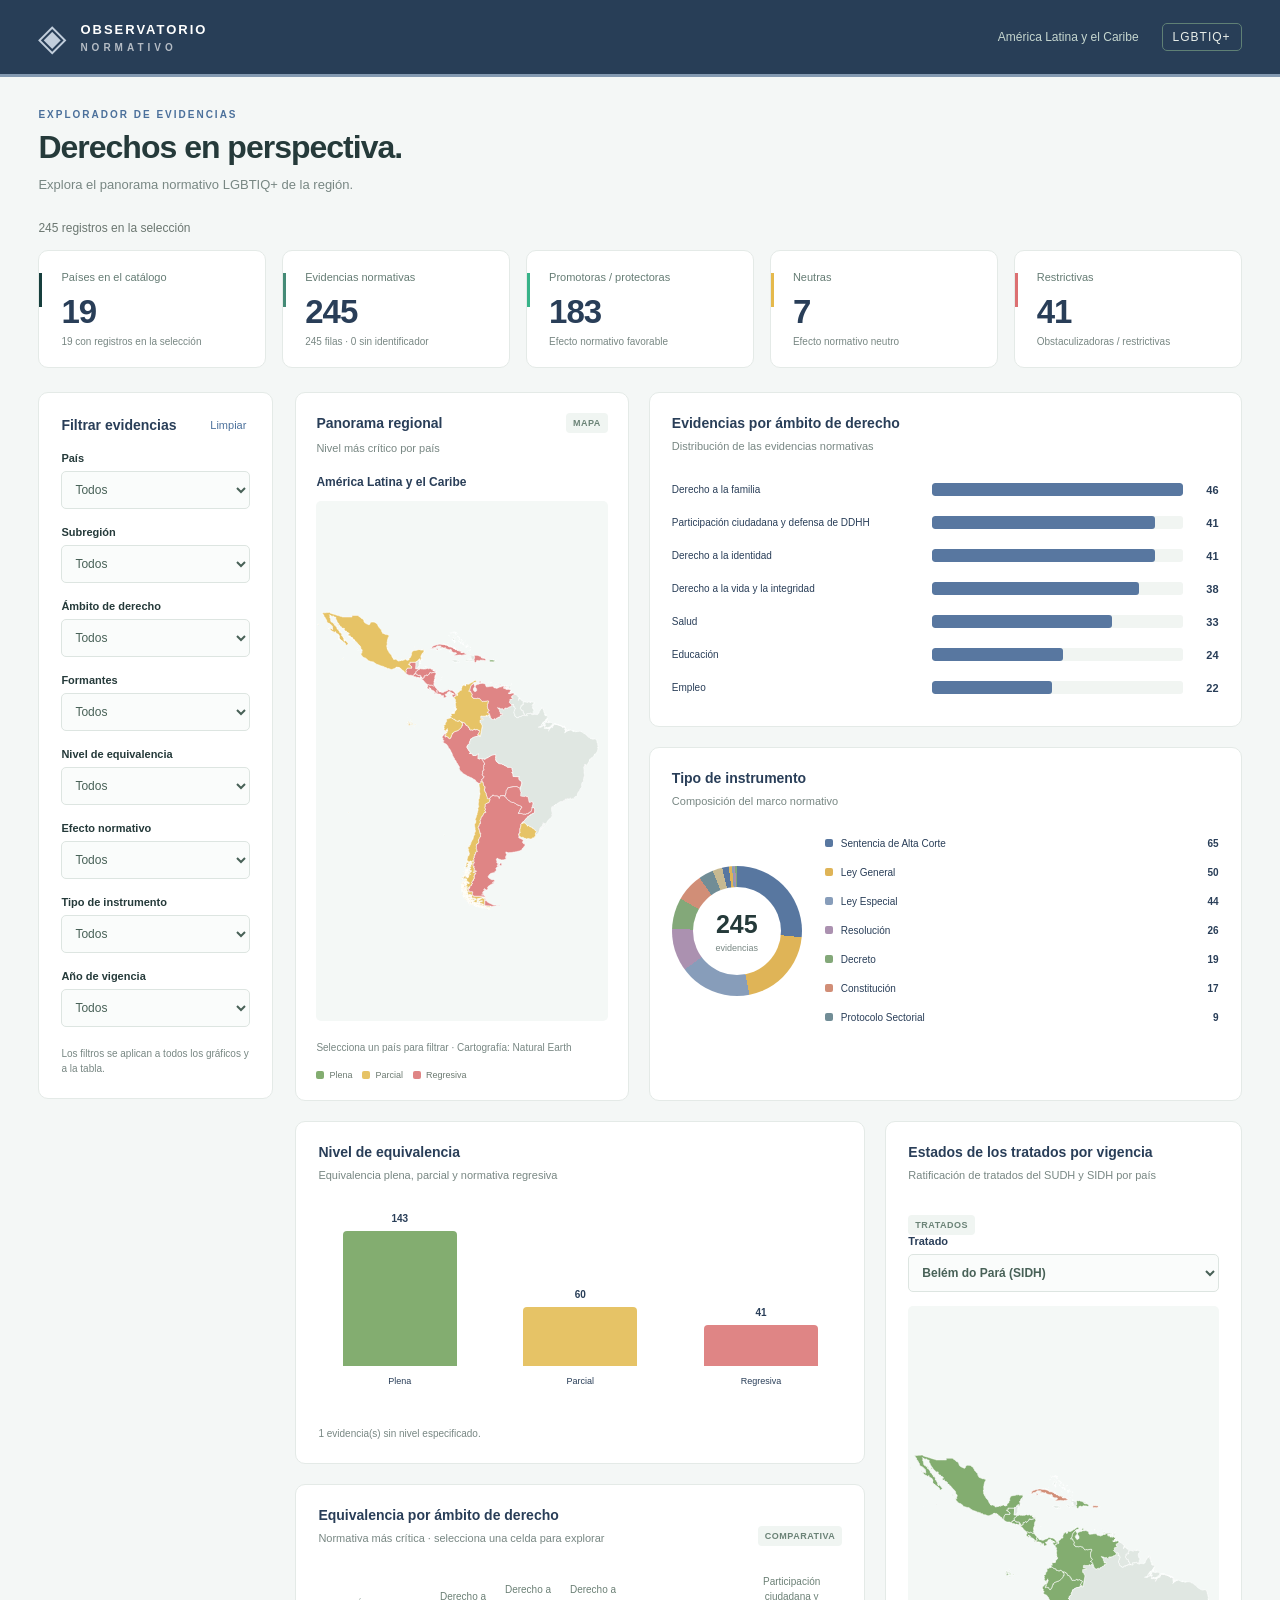
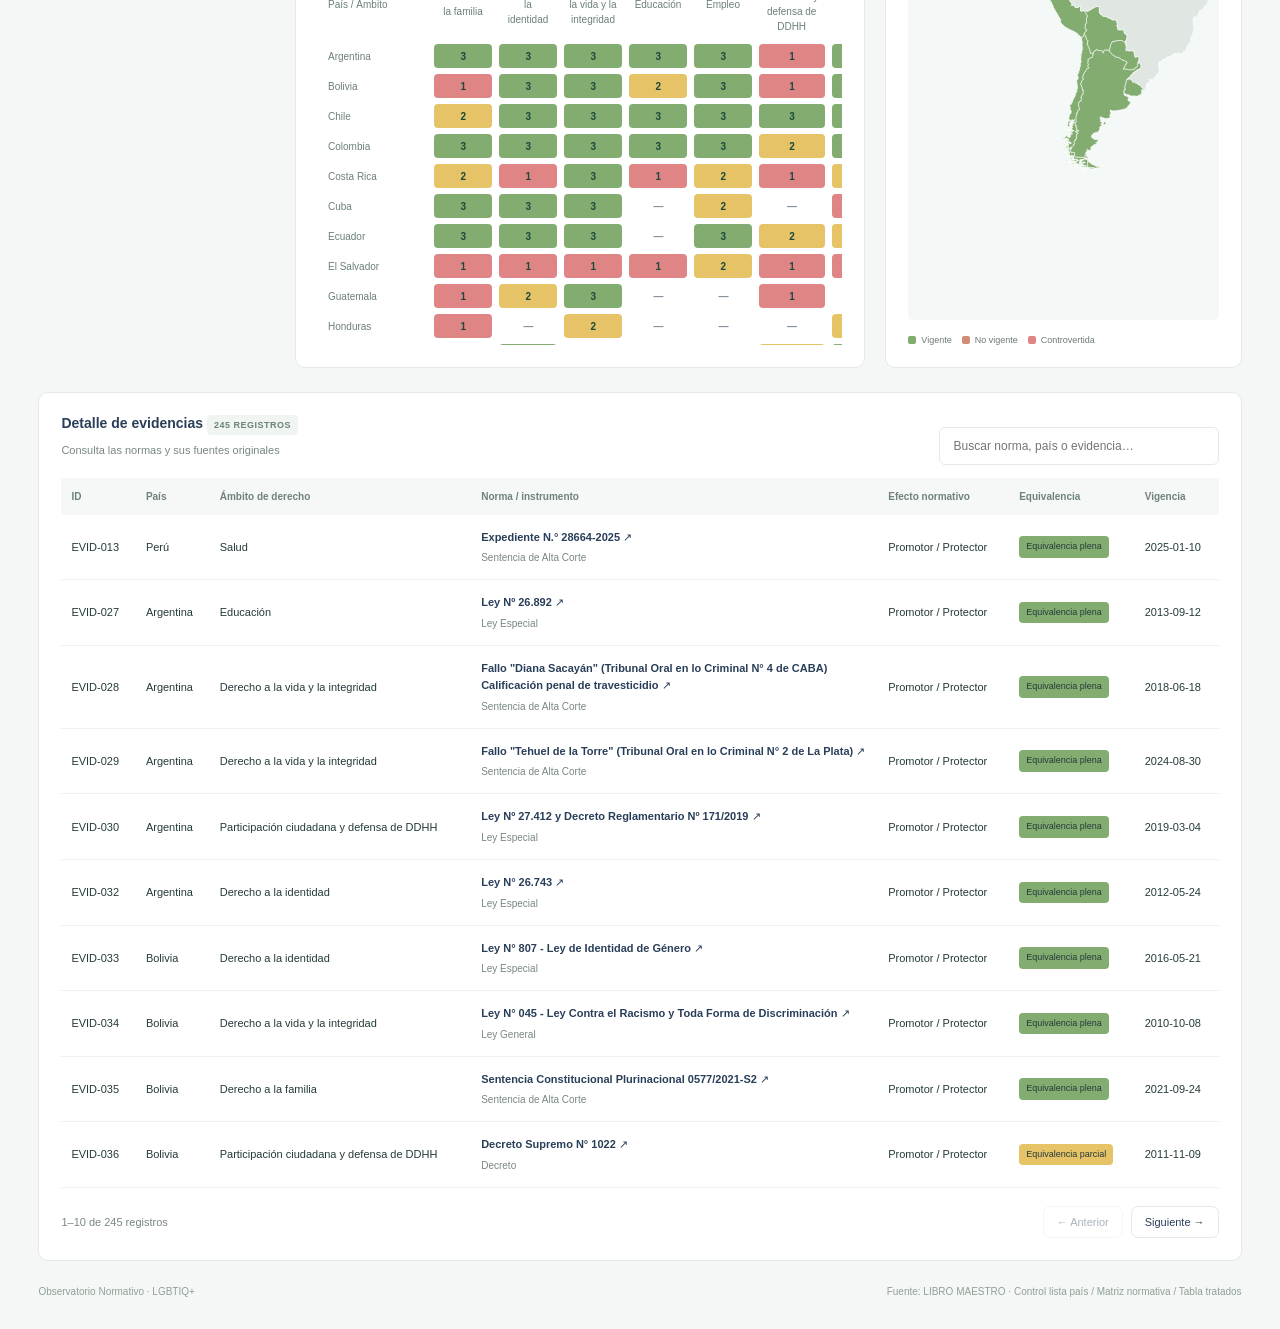
<file: index.html>
<!doctype html>
<html lang="es">
<head><meta charset="utf-8"><meta name="viewport" content="width=device-width,initial-scale=1"><title>Observatorio Normativo · LGBTIQ+</title><link rel="stylesheet" href="styles.css"><link rel="stylesheet" href="map.css"></head>
<body>
<header><div class="brand"><span class="brand-icon">◈</span><div>OBSERVATORIO <span>NORMATIVO</span></div></div><div class="header-right">América Latina y el Caribe <span class="tag">LGBTIQ+</span></div></header>
<main>
<section class="intro"><div><div class="eyebrow">EXPLORADOR DE EVIDENCIAS</div><h1>Derechos en perspectiva.</h1><p>Explora el panorama normativo LGBTIQ+ de la región.</p></div></section>
<div id="status" role="status" aria-live="polite">Cargando evidencias…</div>
<section id="metrics" class="metrics" aria-label="Indicadores"></section>
<div class="workspace">
<aside><section class="panel filters"><div class="panel-heading"><h2>Filtrar evidencias</h2><button id="reset" class="text-button">Limpiar</button></div><div id="filters"></div><p class="hint">Los filtros se aplican a todos los gráficos y a la tabla.</p></section></aside>
<div class="visuals"><div class="geography-grid">
<section class="panel map-panel"><div class="panel-heading"><h2>Panorama regional</h2><span class="small-tag">MAPA</span></div><p class="subtitle">Nivel más crítico por país</p><div id="map"></div><div class="map-legend"><span><i class="level-3"></i>Plena</span><span><i class="level-2"></i>Parcial</span><span><i class="level-1"></i>Regresiva</span></div></section>
<div class="map-companions"><section class="panel rights-panel"><h2>Evidencias por ámbito de derecho</h2><p class="subtitle">Distribución de las evidencias normativas</p><div id="rights"></div></section><section class="panel"><h2>Tipo de instrumento</h2><p class="subtitle">Composición del marco normativo</p><div id="instruments"></div></section></div></div>
<div class="equivalence-grid"><div class="equivalence-stack"><section class="panel levels-panel"><h2>Nivel de equivalencia</h2><p class="subtitle">Equivalencia plena, parcial y normativa regresiva</p><div id="levels"></div></section>
<section class="panel matrix-panel"><div class="panel-heading"><div><h2>Equivalencia por ámbito de derecho</h2><p class="subtitle">Normativa más crítica · selecciona una celda para explorar</p></div><span class="small-tag">COMPARATIVA</span></div><div id="matrix" class="scroll"></div></section></div>
<section class="panel treaty-map-panel"><div class="panel-heading"><div><h2>Estados de los tratados por vigencia</h2><p class="subtitle">Ratificación de tratados del SUDH y SIDH por país</p></div><span class="small-tag">TRATADOS</span></div><label class="treaty-select" for="treaty">Tratado<select id="treaty" aria-label="Seleccionar tratado"></select></label><div id="treaty-map"></div><div class="map-legend"><span><i class="treaty-v"></i>Vigente</span><span><i class="treaty-nv"></i>No vigente</span><span><i class="treaty-c"></i>Controvertida</span></div></section></div></div></div>
<section class="panel detail-panel"><div class="panel-heading"><div><h2>Detalle de evidencias <span id="total" class="small-tag"></span></h2><p class="subtitle">Consulta las normas y sus fuentes originales</p></div><input id="search" type="search" placeholder="Buscar norma, país o evidencia…" aria-label="Buscar evidencias"></div><div id="table" class="scroll"></div><div class="pagination"><span id="page-info"></span><div><button id="prev" aria-label="Página anterior">← Anterior</button><button id="next" aria-label="Página siguiente">Siguiente →</button></div></div></section>
<footer><span>Observatorio Normativo · LGBTIQ+</span><span>Fuente: LIBRO MAESTRO · Control lista país / Matriz normativa / Tabla tratados</span></footer>
</main><dialog id="detail"><button id="close-dialog" aria-label="Cerrar detalle">✕</button><div id="detail-content"></div></dialog><script type="module" src="app.js"></script>
</body></html>
</file>
<file: styles.css>
:root{font-family:Inter,"Segoe UI",sans-serif;color:#253a3a;background:#f4f7f6;font-synthesis:none;--ink:#163f3d;--accent:#187b6b;--muted:#788783;--line:#e4eae7;--green:#38b389;--yellow:#e5b94c;--red:#dc7072;--gray:#b6bfbe}*{box-sizing:border-box}body{margin:0}button,input,select{font:inherit}button{cursor:pointer}button:focus-visible,a:focus-visible,select:focus-visible,input:focus-visible{outline:3px solid #d4a333;outline-offset:3px}button{border:1px solid var(--line);background:white;border-radius:7px;padding:9px 13px;color:var(--ink)}button:hover{background:#eef6f2}button:disabled{opacity:.4;cursor:default}header{height:77px;padding:0 3%;background:#123e3b;color:white;display:flex;align-items:center;justify-content:space-between;border-bottom:3px solid #69b69a}.brand{display:flex;align-items:center;gap:12px;font-size:13px;letter-spacing:2px;font-weight:700}.brand span:not(.brand-icon){display:block;font-size:10px;letter-spacing:4px;opacity:.65;margin-top:5px}.brand-icon{font-size:37px;color:#a6d9bd}.header-right{display:flex;gap:23px;align-items:center;font-size:12px;color:#c5d6cf}.tag{border:1px solid #5f8075;border-radius:5px;padding:6px 10px;color:#e8eee9;letter-spacing:1px}main{max-width:1800px;margin:auto;padding:32px 3%}.intro{display:flex;justify-content:space-between;align-items:center;margin-bottom:26px}.eyebrow{font-size:10px;color:var(--accent);font-weight:700;letter-spacing:2px}h1{font-size:32px;font-weight:600;letter-spacing:-1px;margin:9px 0}p{line-height:1.5}.intro p{font-size:13px;color:var(--muted);margin:0}.primary{background:var(--ink);color:white;padding:12px 18px}.primary:hover{background:#205650}#status{font-size:12px;color:#6b7771;margin:0 0 15px}.metrics{display:grid;grid-template-columns:repeat(5,1fr);gap:16px;margin-bottom:24px}.metric{background:white;border:1px solid var(--line);border-radius:10px;padding:20px 22px;position:relative;overflow:hidden}.metric:before{content:'';position:absolute;left:0;top:22px;height:34px;width:3px;background:var(--metric-color,var(--ink))}.metric-label{font-size:11px;color:#657c74}.metric-value{font-size:33px;font-weight:650;color:var(--ink);margin:10px 0 5px;letter-spacing:-1px}.metric-note{font-size:10px;color:var(--muted)}.workspace{display:grid;grid-template-columns:285px minmax(0,1fr);gap:22px}aside{display:flex;flex-direction:column;gap:20px}.panel{background:white;border:1px solid var(--line);border-radius:10px;padding:22px;min-width:0}.panel-heading{display:flex;justify-content:space-between;align-items:center;gap:12px}h2{font-size:14px;font-weight:650;margin:0;color:var(--ink)}.subtitle{font-size:11px;color:var(--muted);margin:7px 0 19px}.text-button{border:0;color:var(--accent);padding:4px;font-size:11px;background:none}.filters label{display:block;font-size:11px;font-weight:550;margin:17px 0 7px}.filters select{width:100%;padding:10px 9px;background:#fafcfb;border:1px solid #dde5e1;border-radius:5px;font-size:12px;color:#486157}.hint{font-size:10px;color:var(--muted);margin:19px 0 0}.small-tag{display:inline-block;background:#f0f5f2;padding:5px 7px;border-radius:4px;font-size:9px;font-weight:600;color:#6b8377;letter-spacing:.5px;white-space:nowrap}.visuals{min-width:0}.chart-grid{display:grid;grid-template-columns:1fr 1fr;gap:20px;margin-top:20px}.scroll{overflow:auto}.matrix-panel .scroll{max-height:380px}.matrix{border-collapse:separate;border-spacing:5px 4px;width:100%;font-size:11px}.matrix th{font-weight:500;font-size:10px;min-width:70px;max-width:110px;line-height:1.5;color:#6c8076;padding:5px}.matrix th:first-child{text-align:left;min-width:125px;position:sticky;left:0;background:white;z-index:1}.matrix thead th{position:sticky;top:0;background:white;z-index:2}.matrix td{text-align:center}.matrix button{width:100%;border:0;border-radius:4px;padding:4px;min-height:24px;font-size:10px;color:#1b493c;font-weight:600}.level-3{background:#82d0ae!important}.level-2{background:#edd28a!important}.level-1{background:#eba1a2!important}.level-0{background:#bdc6c3!important}.no-data{background:#f0f3f1!important;color:#a4afaa!important}.bar-row{display:grid;grid-template-columns:155px 1fr 25px;gap:10px;align-items:center;width:100%;border:0;padding:9px 0;font-size:10px;text-align:left}.bar-row span:first-child{line-height:1.5}.bar-track{height:13px;background:#f1f5f2;border-radius:3px;overflow:hidden}.bar-fill{height:100%;background:#428e79;border-radius:3px}.bar-row b{text-align:right;font-size:11px}.columns{height:204px;display:flex;gap:18px;align-items:stretch;padding-top:10px}.column{display:flex;flex-direction:column;align-items:center;justify-content:flex-end;flex:1;border:0;padding:0;font-size:10px;background:transparent}.column b{margin-bottom:7px}.column .pillar{width:70%;min-height:2px;border-radius:4px 4px 0 0}.column .label{height:32px;margin-top:9px;font-size:9px;line-height:1.5}.donut-wrap{display:flex;align-items:center;gap:23px;min-height:180px}.donut{width:130px;height:130px;flex-shrink:0;border-radius:50%;position:relative;display:grid;place-items:center}.donut:before{content:'';position:absolute;inset:21px;background:white;border-radius:50%}.donut-center{z-index:1;text-align:center;font-size:25px;font-weight:600}.donut-center small{display:block;font-size:9px;color:var(--muted);font-weight:400;margin-top:4px}.legend{width:100%;max-height:205px;overflow:auto}.legend button{display:flex;align-items:center;gap:8px;text-align:left;border:0;width:100%;padding:7px 0;font-size:10px;line-height:1.5}.legend b{margin-left:auto}.dot{width:8px;height:8px;border-radius:2px;flex-shrink:0}.map-panel{padding:20px}#map svg{width:100%;height:280px;background:#f4f8f6;border-radius:5px}#map path{stroke:white;stroke-width:.6;cursor:pointer;transition:opacity .15s}#map path:hover,#map path:focus{stroke:#193e32;stroke-width:1.4;outline:0}.map-legend{display:flex;flex-wrap:wrap;gap:10px;font-size:9px;color:#6c7a71;margin-top:15px}.map-legend span{display:flex;gap:5px;align-items:center}.map-legend i{width:8px;height:8px;border-radius:2px}.detail-panel{margin-top:24px}#search{font-size:12px;border:1px solid var(--line);border-radius:6px;padding:11px 14px;width:280px}table.details{width:100%;border-collapse:collapse;text-align:left;font-size:11px}.details th{font-size:10px;color:#6f8278;font-weight:550;background:#f5f8f6;padding:13px 10px;white-space:nowrap}.details td{padding:14px 10px;border-bottom:1px solid #eef2ef;line-height:1.5}.details .norm{min-width:230px;max-width:370px}.details .norm button{border:0;padding:0;text-align:left;color:var(--ink);font-size:11px;font-weight:600;line-height:1.6}.badge{font-size:9px;display:inline-block;padding:4px 7px;border-radius:4px;white-space:nowrap}.pagination{display:flex;justify-content:space-between;align-items:center;margin-top:18px;color:var(--muted);font-size:11px}.pagination button{font-size:11px;margin-left:8px}footer{display:flex;justify-content:space-between;font-size:10px;color:#91a096;margin-top:25px}.empty{text-align:center;color:#8b9891;padding:30px;font-size:12px}dialog{border:1px solid var(--line);border-radius:14px;max-width:700px;width:90%;padding:30px;color:var(--ink)}dialog::backdrop{background:#143d3866;backdrop-filter:blur(3px)}#close-dialog{float:right}dialog h2{font-size:22px;line-height:1.4;margin:20px 0}dialog p{font-size:13px}dialog dt{font-size:11px;color:var(--muted);margin-top:15px}dialog dd{font-size:13px;margin:5px 0;line-height:1.6;white-space:pre-wrap}dialog a{color:var(--accent);overflow-wrap:anywhere}.error{color:#a43b40!important}@media(min-width:1550px){.workspace{grid-template-columns:315px minmax(0,1fr)}.bar-row{grid-template-columns:210px 1fr 25px}}@media(max-width:1150px){.workspace{grid-template-columns:245px minmax(0,1fr)}.panel{padding:17px}.donut-wrap{gap:10px}.donut{width:100px;height:100px}.bar-row{grid-template-columns:115px 1fr 22px}.metric{padding:17px 13px}.metric-label{font-size:10px}}@media(max-width:850px){.metrics{grid-template-columns:repeat(3,1fr)}.workspace{grid-template-columns:1fr}aside{display:grid;grid-template-columns:1fr 1fr}#filters{display:grid;grid-template-columns:1fr 1fr;gap:0 12px}.header-right{font-size:10px}.intro h1{font-size:27px}}@media(max-width:560px){header{height:67px}.header-right{display:none}main{padding:24px 16px}.intro{align-items:flex-start;gap:12px}.intro h1{font-size:25px}.intro .primary{font-size:10px;padding:9px}.intro p{font-size:11px}.metrics{gap:8px;grid-template-columns:repeat(2,1fr)}.metric-value{font-size:28px}aside,.chart-grid{grid-template-columns:1fr}.map-panel{display:block}#map svg{height:290px}.panel-heading{flex-wrap:wrap}#search{width:100%;margin-bottom:12px}.bar-row{grid-template-columns:140px 1fr 22px}.donut-wrap{gap:25px}.donut{height:120px;width:120px}.pagination{gap:8px}.pagination button{padding:7px;font-size:10px}footer{gap:20px;line-height:1.7}.small-tag{font-size:8px}}
</file>
<file: map.css>
/* Geography occupies the first row of the main dashboard. */
.workspace { grid-template-columns: 235px minmax(0, 1fr); align-items: start; }
.geography-grid { display: grid; grid-template-columns: minmax(300px, .9fr) minmax(0, 1.6fr); gap: 20px; align-items: stretch; }
.geography-grid .matrix-panel .scroll { max-height: 606px; }
.geography-grid .matrix-panel { display: flex; flex-direction: column; }
.geography-grid .matrix-panel .panel-heading { flex-wrap: wrap; margin-bottom: 8px; }
.geography-grid .matrix th { min-width: 66px; }
.geography-grid .matrix th:first-child { min-width: 100px; }
.geography-grid .matrix button { min-height: 26px; }
#map svg { height: 520px; display: block; }
.map-focus { color: var(--ink); font-size: 12px; font-weight: 600; margin: 0 0 12px; }
.map-companions { display: grid; gap: 20px; grid-template-rows: auto 1fr; min-width: 0; }
.equivalence-grid { display: grid; grid-template-columns: minmax(0, 1.6fr) minmax(300px, 1fr); gap: 20px; margin-top: 20px; align-items: stretch; }
.equivalence-stack { display: flex; flex-direction: column; gap: 20px; min-width: 0; }
.treaty-map-panel { display: flex; flex-direction: column; }
.treaty-map-panel #treaty-map { flex: 1; display: flex; }
.treaty-map-panel #treaty-map svg { flex: 1; height: auto; min-height: 460px; }
.equivalence-grid .panel-heading { flex-wrap: wrap; }
.levels-panel { display: flex; flex-direction: column; }
.levels-panel #levels { margin: auto 0; }
.equivalence-grid .matrix th { min-width: 60px; }
.equivalence-grid .matrix th:first-child { min-width: 105px; }
.rights-panel .bar-row { grid-template-columns: minmax(150px, 1fr) 1fr 26px; }
:root { --ink: #293e58; --accent: #4b709b; --green: #83ad70; }
header { background: #283e57; border-bottom-color: #8399b1; }
.brand-icon { color: #c2cedc; }
.bar-fill { background: #5877a0; }
.level-3 { background: #83ad70!important; }
.level-2 { background: #e6c366!important; }
.level-1 { background: #df8585!important; }
.no-data, .level-0 { background: transparent!important; color: #83909c!important; }
@media (max-width: 1200px) {
  .workspace { grid-template-columns: 1fr; }
  aside { display: block; }
  #filters { display: grid; grid-template-columns: repeat(4, minmax(0, 1fr)); gap: 0 16px; }
  .filters .hint { margin-top: 12px; }
}
@media (max-width: 700px) {
  .equivalence-grid { grid-template-columns: 1fr; }
  .geography-grid { grid-template-columns: 1fr; }
  .geography-grid .matrix-panel .scroll { max-height: 400px; }
  #filters { grid-template-columns: repeat(2, minmax(0, 1fr)); }
  .chart-grid { grid-template-columns: 1fr; }
}
@media (max-width: 560px) {
  #map svg { height: 440px; }
}

/* Treaty status (TABLA TRATADOS) */
.treaty-select { display: flex; flex-direction: column; gap: 7px; font-size: 11px; font-weight: 550; color: var(--ink); margin-bottom: 14px; }
.treaty-select select { width: 100%; max-width: 360px; padding: 10px 9px; background: #fafcfb; border: 1px solid #dde5e1; border-radius: 5px; font-size: 12px; color: #486157; }
#treaty-map svg { width: 100%; display: block; background: #f4f8f6; border-radius: 5px; }
#treaty-map path { stroke: white; stroke-width: .6; cursor: pointer; transition: opacity .15s; }
#treaty-map path:not([data-country]) { cursor: default; }
#treaty-map path:hover, #treaty-map path:focus { stroke: #193e32; stroke-width: 1.4; outline: 0; }
.treaty-v { background: #83ad70; }
.treaty-nv { background: #d18e77; }
.treaty-c { background: #df8585; }
@media (max-width: 700px) {
  .treaty-map-panel #treaty-map svg { min-height: 400px; }
}
</file>
